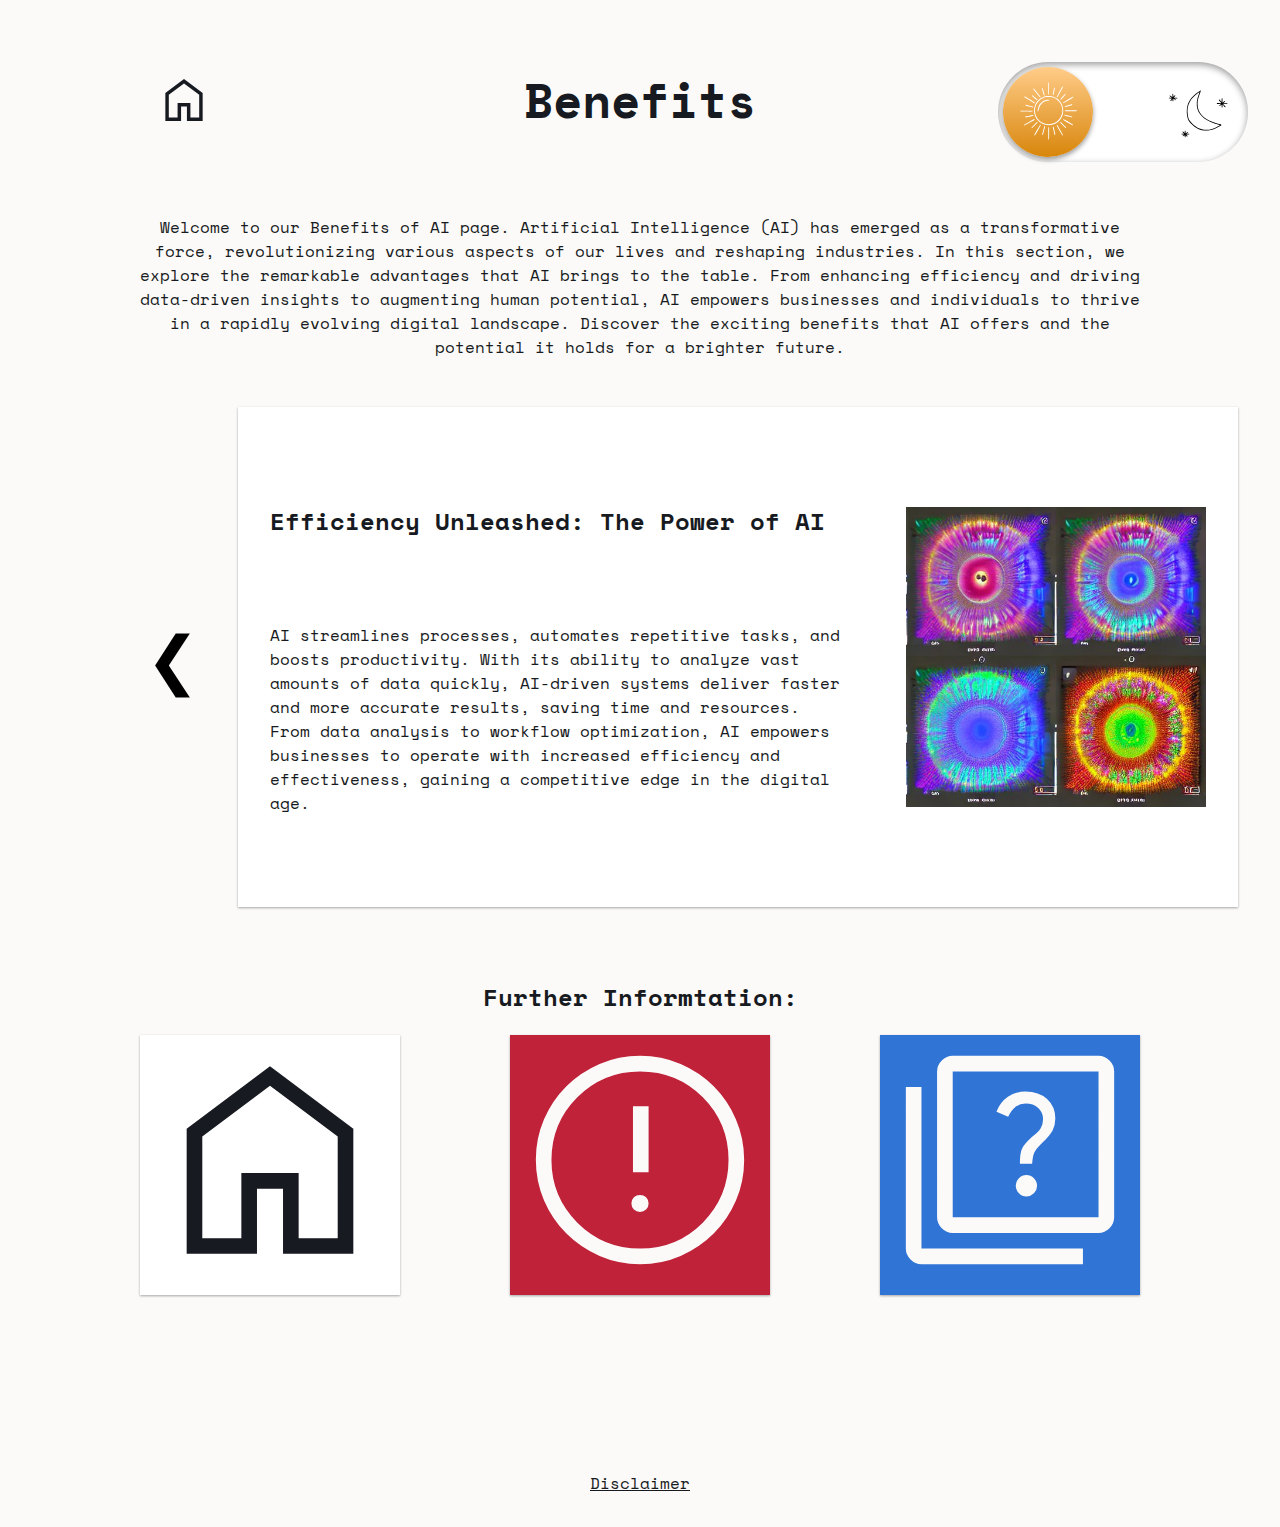
<file: benefits.html>
<!DOCTYPE html>
<html lang="en">
  <head>
    <meta charset="UTF-8" />
    <title>Benefits of AI</title>
    <link rel="stylesheet" href="css/style.css" />
    <link rel="stylesheet" href="css/benefitsRisks.css" />
    <link rel="stylesheet" href="css/darkmodeToggle.css" />
    <link rel="stylesheet" id="theme" href="css/lightmode.css" />
    <script src="js/darkmode.js"></script>

    <script src="js/benefitsRisks.js"></script>
    <link
      rel="stylesheet"
      href="https://fonts.googleapis.com/css2?family=Space+Mono:wght@400;700"
    />
    <link
      rel="stylesheet"
      href="https://fonts.googleapis.com/css2?family=Material+Symbols+Outlined"
    />
  </head>

  <body onload="showDivs(1)">
    <header>
      <a href="index.html" class="material-symbols-outlined home-button"
        >home</a
      >
      <h1>Benefits</h1>

      <div id="darkmode-toggle-button">
        <input type="checkbox" id="darkmode-toggle" />
        <label for="darkmode-toggle" id="darkmode-toggle-label">
          <img src="./img/sun.svg" alt="sun" id="sun" />
          <img src="./img/moon.svg" alt="moon" id="moon" />
        </label>
      </div>
    </header>
    <script>
      enableButton();
    </script>
    <main>
      <section>
        <p class="text-block">
          Welcome to our Benefits of AI page. Artificial Intelligence (AI) has
          emerged as a transformative force, revolutionizing various aspects of
          our lives and reshaping industries. In this section, we explore the
          remarkable advantages that AI brings to the table. From enhancing
          efficiency and driving data-driven insights to augmenting human
          potential, AI empowers businesses and individuals to thrive in a
          rapidly evolving digital landscape. Discover the exciting benefits
          that AI offers and the potential it holds for a brighter future.
        </p>
      </section>
      <section id="content">
        <div id="slideshow">
          <button class="control-button" onclick="plusDivs(-1)">
            &#10094;
          </button>
          <div class="content-block">
            <div>
              <h2>Efficiency Unleashed: The Power of AI</h2>
              <p>
                AI streamlines processes, automates repetitive tasks, and boosts
                productivity. With its ability to analyze vast amounts of data
                quickly, AI-driven systems deliver faster and more accurate
                results, saving time and resources. From data analysis to
                workflow optimization, AI empowers businesses to operate with
                increased efficiency and effectiveness, gaining a competitive
                edge in the digital age.
              </p>
            </div>
            <img src="img/benefit1.jpeg" alt="Symbol-Picture" />
          </div>
          <div class="content-block">
            <div>
              <h2>Insights that Drive Success: AI-Powered Analytics</h2>
              <p>
                AI-driven analytics unlock valuable insights from complex data
                sets. Machine learning algorithms analyze patterns, detect
                trends, and predict outcomes with remarkable precision. By
                leveraging AI, businesses gain a deeper understanding of their
                customers, markets, and operations, enabling data-driven
                decision-making. From personalized marketing strategies to
                predictive forecasting, AI-powered analytics pave the way for
                enhanced performance and strategic growth.
              </p>
            </div>
            <img src="img/benefit2.jpeg" alt="Symbol-Picture" />
          </div>
          <div class="content-block">
            <div>
              <h2>Empowering Human Potential: AI Augmentation</h2>
              <p>
                AI serves as a powerful tool for augmenting human capabilities.
                By automating repetitive tasks, AI frees up time for creativity,
                problem-solving, and innovation. Collaborating with AI-powered
                systems, individuals and teams can accomplish more, achieve
                higher levels of productivity, and focus on tasks that require
                human expertise. The symbiotic relationship between humans and
                AI unlocks untapped potential and propels us towards a future of
                limitless possibilities.
              </p>
            </div>
            <img src="img/benefit3.jpeg" alt="Symbol-Picture" />
          </div>
          <button class="control-button" onclick="plusDivs(1)">&#10095;</button>
        </div>
      </section>
      <section id="actions">
        <h2>Further Informtation:</h2>
        <div id="actions-card">
          <a href="index.html">
            <div class="action-button" id="home">
              <svg
                xmlns="http://www.w3.org/2000/svg"
                height="48"
                viewBox="0 -960 960 960"
                width="48"
                id="home_icon"
              >
                <path
                  d="M220-180h150v-250h220v250h150v-390L480-765 220-570v390Zm-60 60v-480l320-240 320 240v480H530v-250H430v250H160Zm320-353Z"
                />
              </svg>
              <span>Homepage</span>
            </div>
          </a>
          <a href="risks.html">
            <div class="action-button" id="risks">
              <svg
                xmlns="http://www.w3.org/2000/svg"
                height="48"
                viewBox="0 -960 960 960"
                width="48"
                id="risks_icon"
              >
                <path
                  d="M479.982-280q14.018 0 23.518-9.482 9.5-9.483 9.5-23.5 0-14.018-9.482-23.518-9.483-9.5-23.5-9.5-14.018 0-23.518 9.482-9.5 9.483-9.5 23.5 0 14.018 9.482 23.518 9.483 9.5 23.5 9.5ZM453-433h60v-253h-60v253Zm27.266 353q-82.734 0-155.5-31.5t-127.266-86q-54.5-54.5-86-127.341Q80-397.681 80-480.5q0-82.819 31.5-155.659Q143-709 197.5-763t127.341-85.5Q397.681-880 480.5-880q82.819 0 155.659 31.5Q709-817 763-763t85.5 127Q880-563 880-480.266q0 82.734-31.5 155.5T763-197.684q-54 54.316-127 86Q563-80 480.266-80Zm.234-60Q622-140 721-239.5t99-241Q820-622 721.188-721 622.375-820 480-820q-141 0-240.5 98.812Q140-622.375 140-480q0 141 99.5 240.5t241 99.5Zm-.5-340Z"
                />
              </svg>
              <span>Risks</span>
            </div>
          </a>
          <a href="quiz.html">
            <div class="action-button" id="quiz">
              <svg
                xmlns="http://www.w3.org/2000/svg"
                height="48"
                viewBox="0 -960 960 960"
                width="48"
                id="quiz_icon"
              >
                <path
                  d="M543-340q16.595 0 28.798-12.202Q584-364.405 584-381t-12.202-28.798Q559.595-422 543-422t-28.798 12.202Q502-397.595 502-381t12.202 28.798Q526.405-340 543-340Zm-25-126h47q2-29 8.5-43t32.5-39q27-26 37.5-45.395Q654-612.79 654-639q0-45.882-31.5-74.941Q591-743 540-743q-38 0-68 20.5T428-665l45 19q11-25 27.5-38t39.5-13q29.778 0 48.389 17Q607-663 607-637q0 20-9 35t-32 32q-32 29-40 46.5t-8 57.5ZM260-200q-24 0-42-18t-18-42v-560q0-24 18-42t42-18h560q24 0 42 18t18 42v560q0 24-18 42t-42 18H260Zm0-60h560v-560H260v560ZM140-80q-24 0-42-18t-18-42v-620h60v620h620v60H140Zm120-740v560-560Z"
                />
              </svg>
              <span>Quiz</span>
            </div>
          </a>
        </div>
      </section>
    </main>
    <footer>
      <a href="disclaimer.html">Disclaimer</a>
    </footer>
  </body>
</html>
</file>
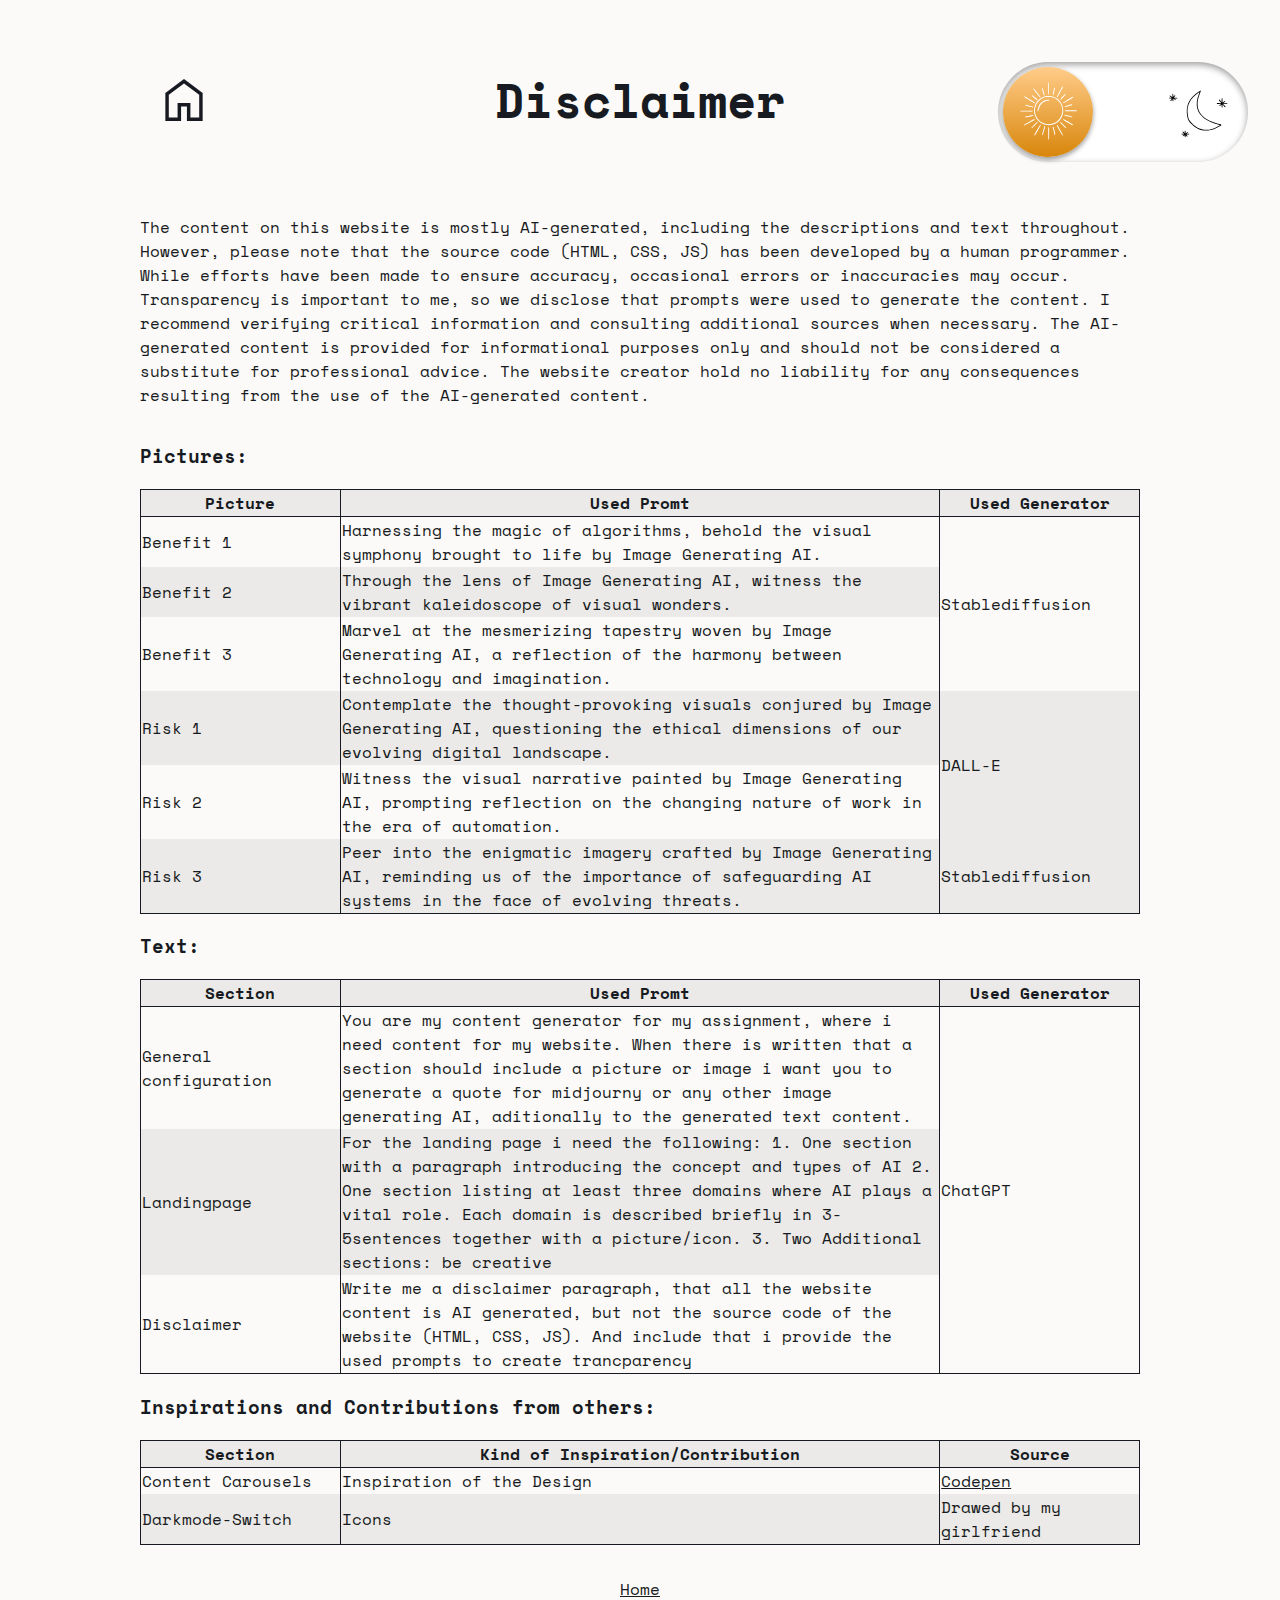
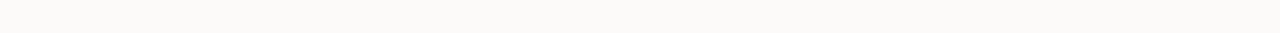
<file: disclaimer.html>
<!DOCTYPE html>
<head>
  <meta charset="UTF-8" />
  <title>Artificial Intelligence - Disclaimer</title>
  <link rel="stylesheet" href="css/style.css" />
  <link rel="stylesheet" href="css/disclaimer.css" />
  <link rel="stylesheet" href="css/darkmodeToggle.css" />
  <link
    rel="stylesheet"
    href="https://fonts.googleapis.com/css2?family=Space+Mono:wght@400;700"
  />
  <link
    rel="stylesheet"
    href="https://fonts.googleapis.com/css2?family=Material+Symbols+Outlined"
  />
  <link rel="stylesheet" id="theme" href="css/lightmode.css" />
  <script src="js/darkmode.js"></script>
</head>
<body onload="enableButton()">
  <header>
    <a href="index.html" class="material-symbols-outlined home-button">home</a>
    <h1>Disclaimer</h1>
    <div id="darkmode-toggle-button">
      <input type="checkbox" id="darkmode-toggle" />
      <label for="darkmode-toggle" id="darkmode-toggle-label">
        <img src="./img/sun.svg" alt="sun" id="sun" />
        <img src="./img/moon.svg" alt="moon" id="moon" />
      </label>
    </div>
  </header>
  <p>
    The content on this website is mostly AI-generated, including the
    descriptions and text throughout. However, please note that the source code
    (HTML, CSS, JS) has been developed by a human programmer. While efforts have
    been made to ensure accuracy, occasional errors or inaccuracies may occur.
    Transparency is important to me, so we disclose that prompts were used to
    generate the content. I recommend verifying critical information and
    consulting additional sources when necessary. The AI-generated content is
    provided for informational purposes only and should not be considered a
    substitute for professional advice. The website creator hold no liability
    for any consequences resulting from the use of the AI-generated content.
  </p>
  <section>
    <h3>Pictures:</h3>
    <table>
      <tr>
        <th class="col1">Picture</th>
        <th class="col2">Used Promt</th>
        <th class="col3">Used Generator</th>
      </tr>
      <tr>
        <td>Benefit 1</td>
        <td>
          Harnessing the magic of algorithms, behold the visual symphony brought
          to life by Image Generating AI.
        </td>
        <td rowspan="3">Stablediffusion</td>
      </tr>
      <tr>
        <td>Benefit 2</td>
        <td>
          Through the lens of Image Generating AI, witness the vibrant
          kaleidoscope of visual wonders.
        </td>
      </tr>
      <tr>
        <td>Benefit 3</td>
        <td>
          Marvel at the mesmerizing tapestry woven by Image Generating AI, a
          reflection of the harmony between technology and imagination.
        </td>
      </tr>
      <tr>
        <td>Risk 1</td>
        <td>
          Contemplate the thought-provoking visuals conjured by Image Generating
          AI, questioning the ethical dimensions of our evolving digital
          landscape.
        </td>
        <td rowspan="2">DALL-E</td>
      </tr>
      <tr>
        <td>Risk 2</td>
        <td>
          Witness the visual narrative painted by Image Generating AI, prompting
          reflection on the changing nature of work in the era of automation.
        </td>
      </tr>
      <tr>
        <td>Risk 3</td>
        <td>
          Peer into the enigmatic imagery crafted by Image Generating AI,
          reminding us of the importance of safeguarding AI systems in the face
          of evolving threats.
        </td>
        <td>Stablediffusion</td>
      </tr>
    </table>
  </section>

  <section>
    <h3>Text:</h3>
    <table>
      <tr>
        <th class="col1">Section</th>
        <th class="col2">Used Promt</th>
        <th class="col3">Used Generator</th>
      </tr>
      <tr>
        <td>General configuration</td>
        <td>
          You are my content generator for my assignment, where i need content
          for my website. When there is written that a section should include a
          picture or image i want you to generate a quote for midjourny or any
          other image generating AI, aditionally to the generated text content.
        </td>
        <td rowspan="3">ChatGPT</td>
      </tr>
      <tr>
        <td>Landingpage</td>
        <td>
          For the landing page i need the following: 1. One section with a
          paragraph introducing the concept and types of AI 2. One section
          listing at least three domains where AI plays a vital role. Each
          domain is described briefly in 3-5sentences together with a
          picture/icon. 3. Two Additional sections: be creative
        </td>
      </tr>
      <tr>
        <td>Disclaimer</td>
        <td>
          Write me a disclaimer paragraph, that all the website content is AI
          generated, but not the source code of the website (HTML, CSS, JS). And
          include that i provide the used prompts to create trancparency
        </td>
      </tr>
    </table>
  </section>
  <section>
    <h3>Inspirations and Contributions from others:</h3>

    <table>
      <tr>
        <th class="col1">Section</th>
        <th class="col2">Kind of Inspiration/Contribution</th>
        <th class="col3">Source</th>
      </tr>
      <tr>
        <td>Content Carousels</td>
        <td>Inspiration of the Design</td>
        <td><a href="https://codepen.io/pascaloliv/pen/LVZaeE">Codepen</a></td>
      </tr>
      <tr>
        <td>Darkmode-Switch</td>
        <td>Icons</td>
        <td>Drawed by my girlfriend</td>
      </tr>
    </table>
  </section>
  <footer>
    <a href="index.html">Home</a>
  </footer>
</body>
</file>
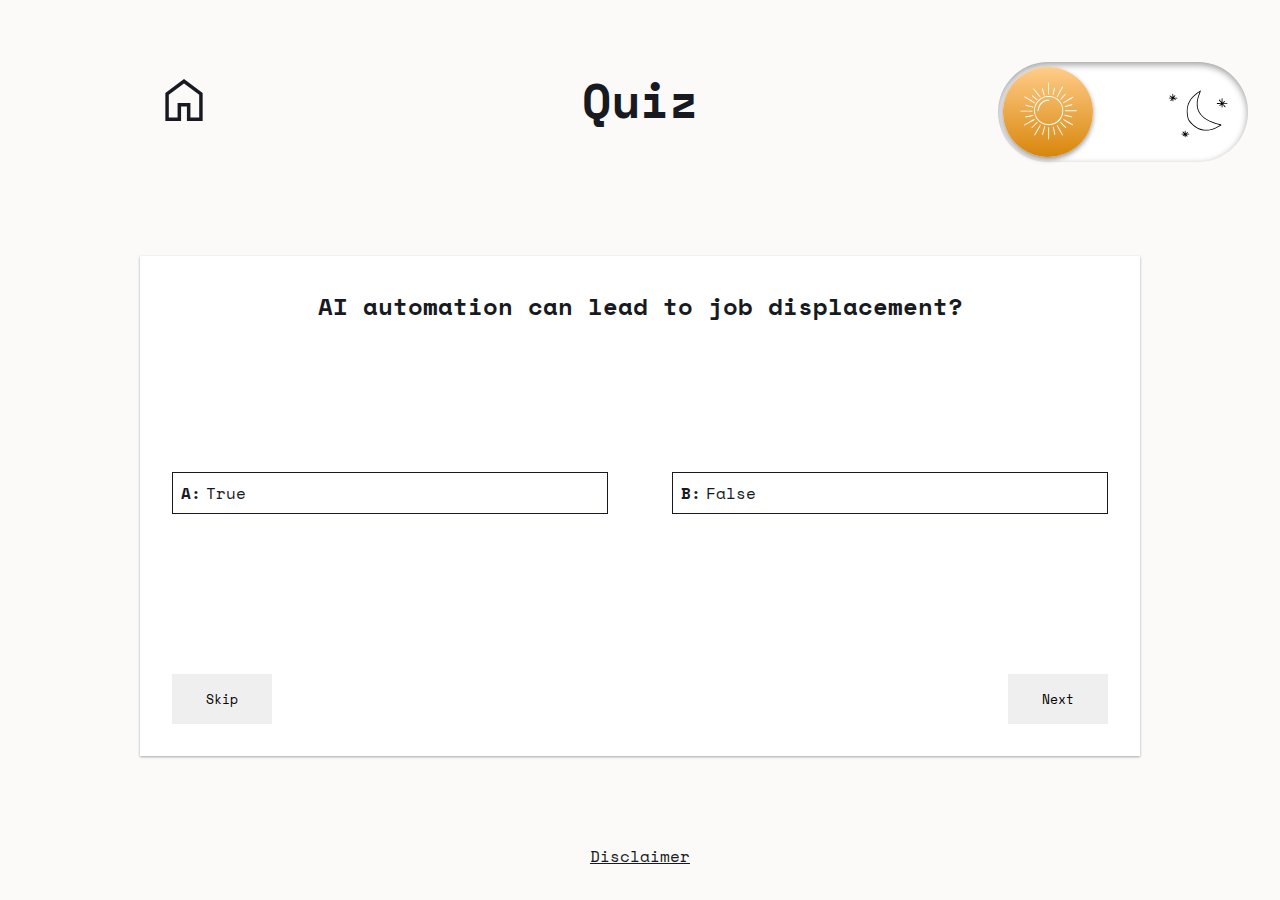
<file: quiz.html>
<!DOCTYPE html>
<html lang="en">
  <head>
    <meta charset="UTF-8" />
    <title>Quiz about AI</title>
    <link rel="stylesheet" href="css/style.css" />
    <link rel="stylesheet" href="css/quiz.css" />
    <link rel="stylesheet" href="css/darkmodeToggle.css" />
    <link rel="stylesheet" id="theme" href="css/lightmode.css" />
    <script src="js/quiz.js"></script>
    <script src="js/darkmode.js"></script>
    <link
      rel="stylesheet"
      href="https://fonts.googleapis.com/css2?family=Space+Mono:wght@400;700"
    />
    <link
      rel="stylesheet"
      href="https://fonts.googleapis.com/css2?family=Material+Symbols+Outlined"
    />
  </head>
  <body onload="displayQuestion()">
    <header>
      <a href="index.html" class="material-symbols-outlined home-button"
        >home</a
      >
      <h1>Quiz</h1>

      <div id="darkmode-toggle-button">
        <input type="checkbox" id="darkmode-toggle" />
        <label for="darkmode-toggle" id="darkmode-toggle-label">
          <img src="./img/sun.svg" alt="sun" id="sun" />
          <img src="./img/moon.svg" alt="moon" id="moon" />
        </label>
      </div>
    </header>
    <script>
      enableButton();
    </script>
    <main>
      <div class="question" id="mc-question-container">
        <h2 id="mc-question">Question:</h2>
        <div id="possible-answers-mc" class="answer-options">
          <input id="answer1" type="radio" value="1" name="mc-answer" />
          <div onclick="checkRadioButton(1)" id="label-answer1">
            <span>A</span><label class="answer" for="answer1">Answer 1</label>
          </div>

          <input id="answer2" type="radio" value="2" name="mc-answer" />
          <div onclick="checkRadioButton(2)" id="label-answer2">
            <span>B</span><label class="answer" for="answer2">Answer 2</label>
          </div>

          <input id="answer3" type="radio" value="3" name="mc-answer" />
          <div onclick="checkRadioButton(3)" id="label-answer3">
            <span>C</span><label class="answer" for="answer3">Answer 3</label>
          </div>

          <input id="answer4" type="radio" value="4" name="mc-answer" />
          <div onclick="checkRadioButton(4)" id="label-answer4">
            <span>D</span><label class="answer" for="answer4">Answer 4</label>
          </div>
        </div>
        <div class="button-container">
          <button onclick="skipQuestion()" class="next-question">Skip</button>
          <button onclick="nextQuestion()" class="next-question">Next</button>
        </div>
      </div>
      <div class="question" id="tf-question-container">
        <h2 id="tf-question">Question:</h2>
        <div id="possible-answers-tf" class="answer-options">
          <input id="answer-true" type="radio" value="true" name="tf-answer" />
          <div id="label-true">
            <label for="answer-true"><span>A</span>True</label>
          </div>
          <input
            id="answer-false"
            type="radio"
            value="false"
            name="tf-answer"
          />
          <div id="label-false">
            <label for="answer-false"><span>B</span>False</label>
          </div>
        </div>
        <div class="button-container">
          <button onclick="skipQuestion()" class="next-question">Skip</button>
          <button onclick="nextQuestion()" class="next-question">Next</button>
        </div>
      </div>
      <div class="question" id="ft-question-container">
        <h2 id="ft-question">Question:</h2>
        <div id="ft-answer-container">
          <input
            id="ft-answer"
            name="text-field"
            type="text"
            placeholder="Your answer"
          />
        </div>
        <div class="button-container">
          <button onclick="skipQuestion()" class="next-question">Skip</button>
          <button onclick="nextQuestion()" class="next-question">Next</button>
        </div>
      </div>
      <div class="question" id="result-container">
        <h2 id="result">Result:</h2>
        <table id="result-table">
          <tr>
            <th>Question</th>
            <th>Your answer</th>
            <th>Correct answer</th>
          </tr>
          <tr>
            <td id="question1"></td>
            <td id="user-answer1"></td>
            <td id="correct-answer1"></td>
          </tr>
          <tr>
            <td id="question2"></td>
            <td id="user-answer2"></td>
            <td id="correct-answer2"></td>
          </tr>
          <tr>
            <td id="question3"></td>
            <td id="user-answer3"></td>
            <td id="correct-answer3"></td>
          </tr>
          <tr>
            <td id="question4"></td>
            <td id="user-answer4"></td>
            <td id="correct-answer4"></td>
          </tr>
          <tr>
            <td id="question5"></td>
            <td id="user-answer5"></td>
            <td id="correct-answer5"></td>
          </tr>
        </table>
        <div class="button-container">
          <button onclick="restartQuiz()" id="restart-button">Restart</button>
          <input id="email" type="email" placeholder="Your email" />
          <button onclick="showEmailField()">Send Results</button>
        </div>
      </div>
    </main>
    <footer>
      <a href="disclaimer.html">Disclaimer</a>
    </footer>
  </body>
</html>
</file>
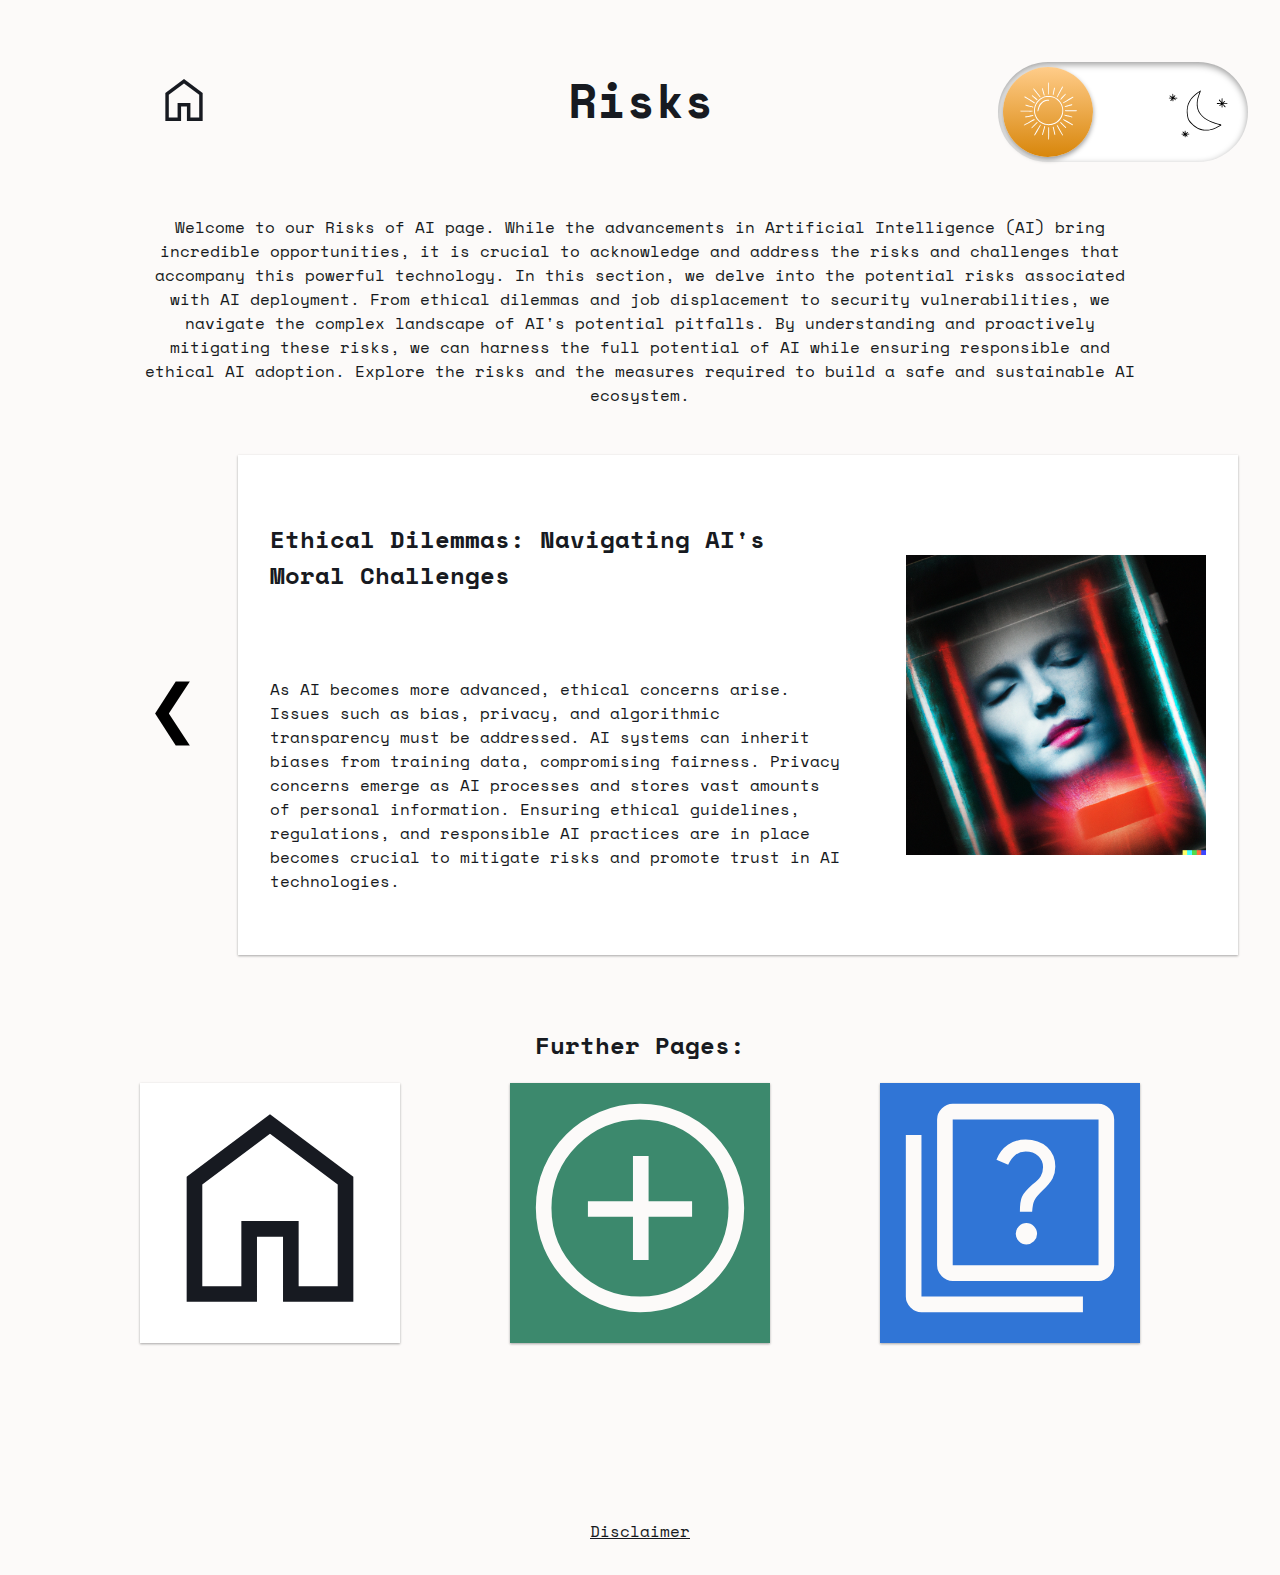
<file: risks.html>
<!DOCTYPE html>
<html lang="en">
  <head>
    <meta charset="UTF-8" />
    <title>Risks of AI</title>
    <link rel="stylesheet" href="css/style.css" />
    <link rel="stylesheet" href="css/benefitsRisks.css" />
    <link rel="stylesheet" href="css/darkmodeToggle.css" />
    <link rel="stylesheet" id="theme" href="css/lightmode.css" />
    <script src="js/benefitsRisks.js"></script>
    <script src="js/darkmode.js"></script>
    <link
      rel="stylesheet"
      href="https://fonts.googleapis.com/css2?family=Space+Mono:wght@400;700"
    />
    <link
      rel="stylesheet"
      href="https://fonts.googleapis.com/css2?family=Material+Symbols+Outlined"
    />
  </head>
  <body onload="showDivs(1)">
    <header>
      <a href="index.html" class="material-symbols-outlined home-button"
        >home</a
      >
      <h1>Risks</h1>

      <div id="darkmode-toggle-button">
        <input type="checkbox" id="darkmode-toggle" />
        <label for="darkmode-toggle" id="darkmode-toggle-label">
          <img src="./img/sun.svg" alt="sun" id="sun" />
          <img src="./img/moon.svg" alt="moon" id="moon" />
        </label>
      </div>
    </header>
    <script>
      enableButton();
    </script>
    <main>
      <section>
        <p class="text-block">
          Welcome to our Risks of AI page. While the advancements in Artificial
          Intelligence (AI) bring incredible opportunities, it is crucial to
          acknowledge and address the risks and challenges that accompany this
          powerful technology. In this section, we delve into the potential
          risks associated with AI deployment. From ethical dilemmas and job
          displacement to security vulnerabilities, we navigate the complex
          landscape of AI's potential pitfalls. By understanding and proactively
          mitigating these risks, we can harness the full potential of AI while
          ensuring responsible and ethical AI adoption. Explore the risks and
          the measures required to build a safe and sustainable AI ecosystem.
        </p>
      </section>
      <section id="content">
        <div id="slideshow">
          <button class="control-button" onclick="plusDivs(-1)">
            &#10094;
          </button>
          <div class="content-block">
            <div>
              <h2>Ethical Dilemmas: Navigating AI's Moral Challenges</h2>
              <p>
                As AI becomes more advanced, ethical concerns arise. Issues such
                as bias, privacy, and algorithmic transparency must be
                addressed. AI systems can inherit biases from training data,
                compromising fairness. Privacy concerns emerge as AI processes
                and stores vast amounts of personal information. Ensuring
                ethical guidelines, regulations, and responsible AI practices
                are in place becomes crucial to mitigate risks and promote trust
                in AI technologies.
              </p>
            </div>
            <img src="img/risk1.png" alt="Symbol-Picture" />
          </div>
          <div class="content-block">
            <div>
              <h2>Job Displacement: Balancing Automation and Employment</h2>
              <p>
                While AI automation improves efficiency, it also raises concerns
                about job displacement. Some roles may become redundant as
                machines perform tasks traditionally done by humans. Upskilling
                and reskilling workers become essential to adapt to the evolving
                job market. Balancing automation with the preservation of
                meaningful employment becomes a challenge, requiring proactive
                measures such as retraining programs and creating new job
                opportunities in AI-related fields.
              </p>
            </div>
            <img src="img/risk2.png" alt="Symbol-Picture" />
          </div>
          <div class="content-block">
            <div>
              <h2>Security Vulnerabilities: Safeguarding AI Systems</h2>
              <p>
                AI systems can be vulnerable to security breaches and malicious
                attacks. Adversarial attacks can manipulate AI models, leading
                to unreliable outputs or compromised decision-making. Protecting
                AI systems from cyber threats, securing data privacy, and
                ensuring robust cybersecurity measures become imperative. By
                implementing stringent security protocols and continuous
                monitoring, the risks associated with AI's susceptibility to
                attacks can be mitigated.
              </p>
            </div>
            <img src="img/risk3.jpeg" alt="Symbol-Picture" />
          </div>
          <button class="control-button" onclick="plusDivs(1)">&#10095;</button>
        </div>
      </section>
      <section id="actions">
        <h2>Further Pages:</h2>
        <div id="actions-card">
          <a href="index.html">
            <div class="action-button" id="home">
              <svg
                xmlns="http://www.w3.org/2000/svg"
                height="48"
                viewBox="0 -960 960 960"
                width="48"
                id="home_icon"
              >
                <path
                  d="M220-180h150v-250h220v250h150v-390L480-765 220-570v390Zm-60 60v-480l320-240 320 240v480H530v-250H430v250H160Zm320-353Z"
                />
              </svg>
              <span>Homepage</span>
            </div>
          </a>
          <a href="benefits.html">
            <div class="action-button" id="benefits">
              <svg
                id="benefits_icon"
                xmlns="http://www.w3.org/2000/svg"
                viewBox="0 -960 960 960"
              >
                <path
                  d="M453-280h60v-166h167v-60H513v-174h-60v174H280v60h173v166Zm27.266 200q-82.734 0-155.5-31.5t-127.266-86q-54.5-54.5-86-127.341Q80-397.681 80-480.5q0-82.819 31.5-155.659Q143-709 197.5-763t127.341-85.5Q397.681-880 480.5-880q82.819 0 155.659 31.5Q709-817 763-763t85.5 127Q880-563 880-480.266q0 82.734-31.5 155.5T763-197.684q-54 54.316-127 86Q563-80 480.266-80Zm.234-60Q622-140 721-239.5t99-241Q820-622 721.188-721 622.375-820 480-820q-141 0-240.5 98.812Q140-622.375 140-480q0 141 99.5 240.5t241 99.5Zm-.5-340Z"
                />
              </svg>
              <span>Benefits</span>
            </div>
          </a>
          <a href="quiz.html">
            <div class="action-button" id="quiz">
              <svg
                xmlns="http://www.w3.org/2000/svg"
                height="48"
                viewBox="0 -960 960 960"
                width="48"
                id="quiz_icon"
              >
                <path
                  d="M543-340q16.595 0 28.798-12.202Q584-364.405 584-381t-12.202-28.798Q559.595-422 543-422t-28.798 12.202Q502-397.595 502-381t12.202 28.798Q526.405-340 543-340Zm-25-126h47q2-29 8.5-43t32.5-39q27-26 37.5-45.395Q654-612.79 654-639q0-45.882-31.5-74.941Q591-743 540-743q-38 0-68 20.5T428-665l45 19q11-25 27.5-38t39.5-13q29.778 0 48.389 17Q607-663 607-637q0 20-9 35t-32 32q-32 29-40 46.5t-8 57.5ZM260-200q-24 0-42-18t-18-42v-560q0-24 18-42t42-18h560q24 0 42 18t18 42v560q0 24-18 42t-42 18H260Zm0-60h560v-560H260v560ZM140-80q-24 0-42-18t-18-42v-620h60v620h620v60H140Zm120-740v560-560Z"
                />
              </svg>
              <span>Quiz</span>
            </div>
          </a>
        </div>
      </section>
    </main>
    <footer>
      <a href="disclaimer.html">Disclaimer</a>
    </footer>
  </body>
</html>
</file>
<file: css/style.css>
body {
  font-family: "Space Mono", monospace, sans-serif;

  padding-left: 2rem;
  padding-right: 2rem;
  display: flex;
  flex-direction: column;
  justify-content: space-between;
  align-items: center;
  margin: 0;
  user-select: none;
}

header {
  width: 100%;
  padding: 2rem 0rem;
  display: grid;
  grid-template-columns: 25% 50% 25%;
  grid-template-rows: 1fr;
  gap: 0px 0px;
  grid-template-areas: "home headline darkmode-switch";
  align-items: center;
}

footer {
  display: flex;
  justify-content: space-around;
  padding: 2rem 0rem;
}

footer a {
  text-decoration: underline;
}

h1 {
  font-size: 3rem;
  font-weight: 700;
}

#darkmode-toggle-button {
  grid-area: darkmode-switch;
  justify-self: end;
}

header h1 {
  grid-area: headline;
  justify-self: center;
}

a {
  text-decoration: none;
}

.home-button {
  grid-area: home;
  justify-self: center;
  text-decoration: none;
}

.material-symbols-outlined {
  font-size: 3.5rem !important;
  font-variation-settings: "FILL" 0, "wght" 400, "GRAD" 0, "opsz" 48;
}

button,
input {
  font-family: "Space Mono", monospace, sans-serif;
}

/* Actions Buttons */
#actions {
  height: 480px;
  width: 1000px;
  margin: auto;
  padding-top: 20px;
}
#actions-card {
  display: flex;
  align-items: start;
  justify-content: space-between;
}
.action-button {
  display: flex;
  flex-direction: column;
  align-items: center;
  width: 260px;
  height: 260px;
  transition: 0.35s;
  cursor: pointer;
  box-shadow: 0 1px 3px rgba(0, 0, 0, 0.12), 0 1px 2px rgba(0, 0, 0, 0.24);
}

.action-button span {
  margin-top: -20px;
  z-index: -15;
  transition: 0.35s;
  text-align: center;
  color: #fcfaf9;
  font-size: larger;
}
.action-button svg {
  fill: #fcfaf9;
  width: 250px;
  height: 250px;
}

.action-button:hover span {
  margin-top: 10px;
  transition: 0.35s;
  z-index: 10;
}

.action-button:hover {
  height: 300px;
  transition: 0.3s;
}

#actions h2 {
  text-align: center;
}
</file>
<file: css/benefitsRisks.css>
body {
  height: 100vh;
}

.text-block {
  text-align: center;
  margin-left: auto;
  margin-right: auto;
  width: 1000px;
  line-height: 1.5;
}

.content-block p,
.content-block h2 {
  padding: 2rem;
}

.content-block {
  display: flex;
  flex-shrink: 0;
  width: 1000px;
  height: 500px;
  align-items: center;
  margin: 2rem;
  box-shadow: 0 1px 3px rgba(0, 0, 0, 0.12), 0 1px 2px rgba(0, 0, 0, 0.24);
}

.content-block img {
  margin-left: 2rem;
  width: 30%;
  object-fit: contain;
  padding-right: 2rem;
}

#slideshow {
  display: flex;
  align-items: center;
  width: 1000px;
  justify-content: space-around;
}

.content-block {
  display: none;
}

.control-button {
  border: none;
  background-color: transparent;
  font-size: 4rem;
  cursor: pointer;
}
</file>
<file: css/darkmodeToggle.css>
/* Darkmode Toggle Button */
#darkmode-toggle-label {
  position: relative;
  width: 250px;
  height: 100px;
  display: block;
  background-color: #fff;
  border-radius: 100px;
  box-shadow: inset 0px 2.5px 7.5px rgba(0, 0, 0, 0.4),
    inset 0 -2.5px 7.5px rgba(255, 255, 255, 0.4);
  cursor: pointer;
  transition: 0.3s;
}

#darkmode-toggle-label:after {
  content: "";
  width: 90px;
  height: 90px;
  position: absolute;
  top: 5px;
  left: 5px;
  background: linear-gradient(180deg, #ffcc89, #d8860b);
  border-radius: 180px;
  box-shadow: 0px 2.5px 5px rgba(0, 0, 0, 0.4);
  transition: 0.3s;
}

#darkmode-toggle {
  visibility: hidden;
  width: 0;
  height: 0;
}

#darkmode-toggle:checked + #darkmode-toggle-label {
  background-color: #242424;
}

#darkmode-toggle:checked + #darkmode-toggle-label:after {
  left: 245px;
  transform: translate(-100%);
  background: linear-gradient(180deg, #777, #3a3a3a);
}

#darkmode-toggle-label:active:after {
  width: 130px;
}

#darkmode-toggle-label img {
  position: absolute;
  width: 60px;
  top: 20px;
  z-index: 100;
}

#darkmode-toggle-label img#sun {
  left: 20px;
  filter: invert(1);
  transition: 0.3s;
}

#darkmode-toggle-label img#moon {
  left: 170px;
  top: 28px;
  fill: #7e7e7e;
  transition: 0.3s;
}

#darkmode-toggle:checked + #darkmode-toggle-label img#sun {
  filter: invert(0);
}

#darkmode-toggle:checked + #darkmode-toggle-label img#moon {
  filter: invert(1);
}
</file>
<file: css/lightmode.css>
/* Disclaimer */
table,
th {
  border: 1px solid #171a21;
}

table td + td {
  border-left: 1px solid #171a21;
}

a {
  color: #171a21;
}

table tr:nth-of-type(odd) {
  background-color: #ebeae8;
}

/* Index */

.carousel {
  background-color: #fff;
}

.carousel-menu ~ label:hover {
  color: #171a21;
}

.carousel-menu:checked ~ label.label_healthcare,
.carousel-menu:checked ~ label.label_entertainment {
  color: #bf2239;
  border-right: solid 4px #bf2239;
}

.carousel-menu:checked ~ label.label_finance,
.carousel-menu:checked ~ label.label_customersupport {
  color: #3075d6;
  border-right: solid 4px #3075d6;
}

.carousel-menu:checked ~ label.label_transportation,
.carousel-menu:checked ~ label.label_agriculture {
  color: #3c896d;
  border-right: solid 4px #3c896d;
}

body .carousel .middle-border {
  background-color: #eee;
}

body .carousel .right-zone {
  background: #fff;
}
#benefits {
  background-color: #3c896d;
}

#home,
#home span {
  background-color: #fff;
  color: #171a21;
}

#home_icon {
  fill: #171a21;
}

#risks {
  background-color: #bf2239;
}

#quiz {
  background-color: #3075d6;
}

/*BenefitsRisks*/
.content-block {
  background-color: #fff;
}

/* Quiz */
.question {
  background-color: #fff;
}

.answer-options div {
  border: 1px solid #171a21;
}

.answer-options input:checked + div {
  background-color: #3075d6;
}

.button-container button:hover {
  background-color: #3075d6 !important;
  color: white;
}

#restart-button:hover {
  background-color: #3075d6 !important;
  color: white;
}

/* Style.css */
body {
  background-color: #fcfaf9;
  color: #171a21;
}

.home-button {
  color: #171a21;
}
</file>
<file: css/disclaimer.css>
table,
p {
  width: 1000px;
}

th.col1,
th.col3 {
  width: 20%;
}

th.col2 {
  width: 60%;
}

table,
th {
  border-collapse: collapse;
}

a {
  text-decoration: underline;
}
</file>
<file: css/quiz.css>
.question * span {
  font-weight: 700;
  padding-right: 0.3rem;
}

.question * span::after {
  content: ":";
}

.question h2 {
  text-align: center;
  margin-top: 2rem;
}

.question {
  display: none;
  flex-direction: column;
  justify-content: space-between;
  margin: auto;
  height: 500px;
  width: 1000px;
  box-shadow: 0 1px 3px rgba(0, 0, 0, 0.12), 0 1px 2px rgba(0, 0, 0, 0.24);
}

#possible-answers-mc {
  display: grid;
  row-gap: 1rem;
  grid-template-columns: 50% 50%;
  grid-template-rows: 1fr 1fr;
}

#possible-answers-tf {
  display: grid;
  row-gap: 1rem;
  grid-template-columns: 50% 50%;
}

.answer-options div {
  display: flex;
  justify-content: center;
  align-items: center;
  gap: 1rem;
  padding: 0.5rem;
  margin: 0 2rem 0 2rem;
}

#ft-answer-container {
  display: flex;
  justify-content: center;
  align-items: center;
}

#ft-answer-container label {
  justify-self: center;
}

#ft-answer {
  height: 2rem;
  justify-self: stretch;
  transition: 0.2s;
  width: 60%;
}
#ft-answer:focus {
  outline-width: 0;
  transform: scale(1.1);
  font-size: 1.1rem;
  transition: 0.2s;
}

.answer-options input {
  width: 100%;
  display: none;
}

.answer-options div label {
  width: 100%;
  cursor: pointer;
  flex-grow: 1;
}

.answer-options input:checked + div {
  color: #fcfaf9;
  transform: scale(1.1);
  transition: 0.35s;
}

.button-container {
  display: flex;
  justify-content: space-between;
}

.button-container button {
  width: 100px;
  height: 50px;
  border-radius: 5px;
  border: none;
  cursor: pointer;
  transition: 0.35s;
  border-radius: 0;
  margin: 2rem;
}

.button-container button:hover {
  transform: scale(1.1);
  transition: 0.2s;
  font-weight: 700;
}

#restart-button {
  border-radius: 5px;
  border: none;
  cursor: pointer;
  transition: 0.35s;
  border-radius: 0;
  margin: 2rem;
}

#restart-button:hover {
  transform: scaleY(1.2);
  transition: 0.2s;
  font-weight: 700;
}

main {
  width: 1000px;
}

body {
  height: 100vh;
}

table {
  margin: 0 2rem 0 2rem;
}

table,
th {
  border-collapse: collapse;
}

table tr:nth-of-type(odd) {
  background-color: #ebeae8;
}

#email {
  margin: 2rem 0 2rem 0;
  width: 50%;
  display: none;
}
</file>
